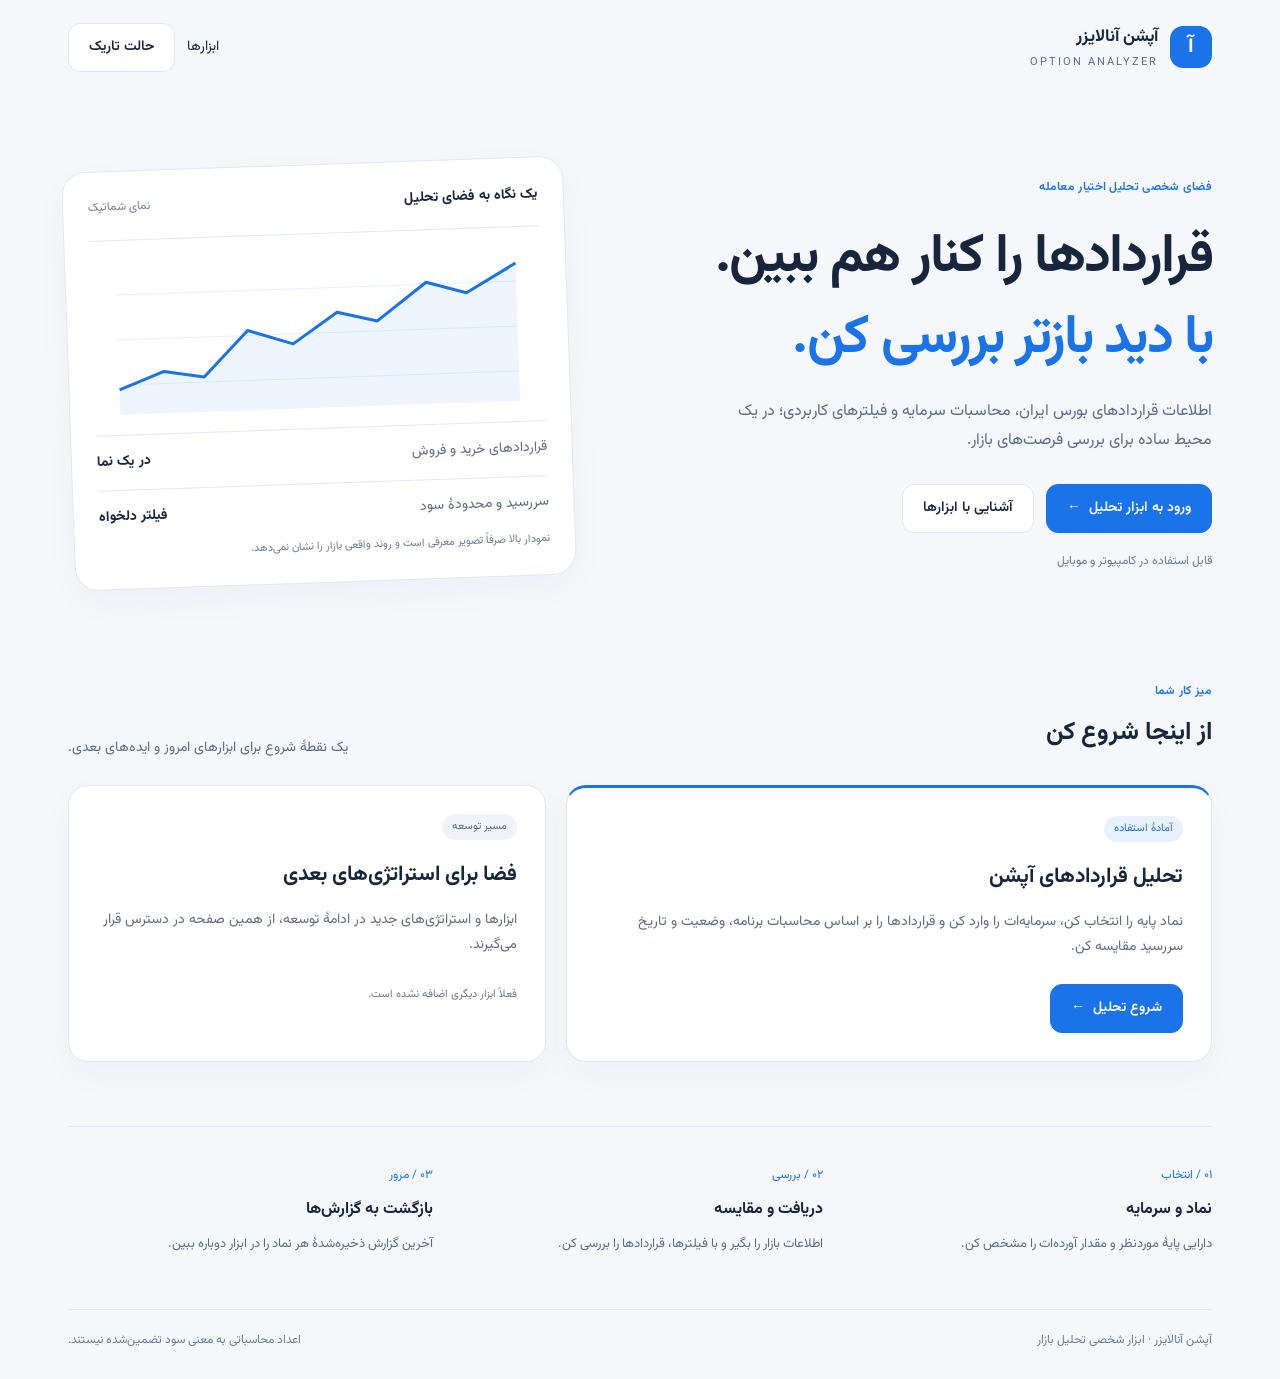
<file: frontend/index.html>
<!DOCTYPE html>
<html lang="fa" dir="rtl">
<head>
<meta charset="UTF-8">
<meta name="viewport" content="width=device-width, initial-scale=1">
<meta name="description" content="ابزار شخصی بررسی و مقایسه قراردادهای اختیار معامله بورس ایران">
<title>خانه | آپشن آنالایزر</title>
<script src="theme.js"></script>
<link rel="preconnect" href="https://fonts.googleapis.com">
<link rel="preconnect" href="https://fonts.gstatic.com" crossorigin>
<link href="https://fonts.googleapis.com/css2?family=Vazirmatn:wght@400;500;600;700&display=swap" rel="stylesheet">
<link rel="stylesheet" href="site.css">
</head>
<body>
<header class="site-nav">
  <a class="site-brand" href="/" aria-label="آپشن آنالایزر، خانه"><span class="logo">آ</span><span>آپشن آنالایزر<small lang="en">OPTION ANALYZER</small></span></a>
  <nav class="nav-actions" aria-label="ناوبری اصلی"><a href="#tools">ابزارها</a><button class="action" type="button" data-theme-toggle>حالت تاریک</button></nav>
</header>
<main class="home">
  <section class="hero">
    <div>
      <span class="eyebrow">فضای شخصی تحلیل اختیار معامله</span>
      <h1>قراردادها را کنار هم ببین.<br><span>با دید بازتر بررسی کن.</span></h1>
      <p>اطلاعات قراردادهای بورس ایران، محاسبات سرمایه و فیلترهای کاربردی؛ در یک محیط ساده برای بررسی فرصت‌های بازار.</p>
      <div class="hero-actions"><a class="action primary" href="analyzer.html">ورود به ابزار تحلیل <span aria-hidden="true">←</span></a><a class="action" href="#tools">آشنایی با ابزارها</a></div>
      <div class="hero-note">قابل استفاده در کامپیوتر و موبایل</div>
    </div>
    <div class="preview" aria-label="نمای شماتیک ابزار؛ بدون نمایش داده واقعی بازار">
      <div class="preview-head"><b>یک نگاه به فضای تحلیل</b><small>نمای شماتیک</small></div>
      <svg class="chart" viewBox="0 0 400 150" fill="none" aria-hidden="true"><path d="M0 30H400M0 75H400M0 120H400" stroke="currentColor" opacity=".1"/><path d="M0 125L45 108L85 115L130 70L175 85L220 55L260 65L310 28L350 40L400 12V150H0Z" fill="currentColor" opacity=".07"/><path d="M0 125L45 108L85 115L130 70L175 85L220 55L260 65L310 28L350 40L400 12" stroke="currentColor" stroke-width="3" stroke-linejoin="round"/></svg>
      <div class="preview-row"><span>قراردادهای خرید و فروش</span><b>در یک نما</b></div>
      <div class="preview-row"><span>سررسید و محدودهٔ سود</span><b>فیلتر دلخواه</b></div>
      <div class="preview-label">نمودار بالا صرفاً تصویر معرفی است و روند واقعی بازار را نشان نمی‌دهد.</div>
    </div>
  </section>
  <section class="tools" id="tools" aria-labelledby="tools-title">
    <div class="section-heading"><div><span class="eyebrow">میز کار شما</span><h2 id="tools-title">از اینجا شروع کن</h2></div><p>یک نقطهٔ شروع برای ابزارهای امروز و ایده‌های بعدی.</p></div>
    <div class="tool-grid">
      <article class="tool-card active"><span class="pill">آمادهٔ استفاده</span><h3>تحلیل قراردادهای آپشن</h3><p>نماد پایه را انتخاب کن، سرمایه‌ات را وارد کن و قراردادها را بر اساس محاسبات برنامه، وضعیت و تاریخ سررسید مقایسه کن.</p><a class="action primary" href="analyzer.html">شروع تحلیل <span aria-hidden="true">←</span></a></article>
      <article class="tool-card"><span class="pill muted">مسیر توسعه</span><h3>فضا برای استراتژی‌های بعدی</h3><p>ابزارها و استراتژی‌های جدید در ادامهٔ توسعه، از همین صفحه در دسترس قرار می‌گیرند.</p><span class="preview-label">فعلاً ابزار دیگری اضافه نشده است.</span></article>
    </div>
  </section>
  <section class="steps" aria-label="مراحل استفاده">
    <div><span class="step-number">۰۱ / انتخاب</span><h3>نماد و سرمایه</h3><p>دارایی پایهٔ موردنظر و مقدار آورده‌ات را مشخص کن.</p></div>
    <div><span class="step-number">۰۲ / بررسی</span><h3>دریافت و مقایسه</h3><p>اطلاعات بازار را بگیر و با فیلترها، قراردادها را بررسی کن.</p></div>
    <div><span class="step-number">۰۳ / مرور</span><h3>بازگشت به گزارش‌ها</h3><p>آخرین گزارش ذخیره‌شدهٔ هر نماد را در ابزار دوباره ببین.</p></div>
  </section>
  <footer class="site-footer"><span>آپشن آنالایزر · ابزار شخصی تحلیل بازار</span><span>اعداد محاسباتی به معنی سود تضمین‌شده نیستند.</span></footer>
</main>
</body>
</html>
</file>
<file: frontend/site.css>
:root {
  color-scheme: light;
  --bg: #f5f7fb; --surface: #fff; --border: #e1e7f0;
  --text: #17263d; --text-muted: #5c6c82; --text-faint: #697b91;
  --accent: #1a73e8; --accent-soft: #eaf1fe;
  --good: #16813d; --good-bg: #e7f6ec; --bad: #c0362c; --bad-bg: #fceceb;
  --neutral-bg: #f0f4f9; --radius: 16px; --shadow: 0 12px 36px #17263d08;
}
:root[data-theme="dark"] {
  color-scheme: dark;
  --bg: #0d1421; --surface: #151f30; --border: #2b394e;
  --text: #e9eff8; --text-muted: #a9b8cd; --text-faint: #94a6bf;
  --accent: #79b1ff; --accent-soft: #203755;
  --good: #72d99a; --good-bg: #173c30; --bad: #ffa49a; --bad-bg: #442b31;
  --neutral-bg: #1c293d; --shadow: 0 12px 36px #0002;
}
* { box-sizing: border-box; }
body { margin: 0; background: var(--bg); color: var(--text); font: 14px/1.8 'Vazirmatn', Tahoma, sans-serif; }
a { color: inherit; text-decoration: none; }
button, .action { font: inherit; cursor: pointer; }
:focus-visible { outline: 3px solid var(--accent); outline-offset: 4px; }
.site-nav { max-width: 1200px; margin: auto; padding: 22px 28px; display: flex; align-items: center; justify-content: space-between; gap: 18px; }
.site-brand { display: flex; align-items: center; gap: 12px; font-size: 17px; font-weight: 700; }
.site-brand small { display: block; font-size: 11px; color: var(--text-muted); font-weight: 400; letter-spacing: 2px; }
.logo { display: grid; place-items: center; width: 42px; height: 42px; background: #1a73e8; color: white; border-radius: 13px; font-size: 22px; }
.nav-actions, .hero-actions { display: flex; align-items: center; gap: 12px; flex-wrap: wrap; }
.action { display: inline-flex; align-items: center; justify-content: center; gap: 8px; padding: 11px 20px; border: 1px solid var(--border); border-radius: 12px; background: var(--surface); color: var(--text); font-weight: 600; }
.action:hover { border-color: var(--accent); }
.action.primary, .btn-primary { background: #1a73e8; color: #fff; border-color: #1a73e8; }
.action.primary:hover { background: #1765cc; }
.home { max-width: 1200px; margin: auto; padding: 0 28px; }
.hero { display: grid; grid-template-columns: 1.15fr 1fr; gap: 64px; align-items: center; padding: 70px 0 76px; }
.eyebrow { display: inline-flex; color: var(--accent); font-weight: 600; font-size: 12px; letter-spacing: .3px; }
.hero h1 { font-size: clamp(32px, 4.4vw, 54px); line-height: 1.5; letter-spacing: -1.7px; margin: 18px 0; }
.hero h1 span { color: var(--accent); }
.hero p { color: var(--text-muted); font-size: 16px; max-width: 490px; margin: 0 0 28px; }
.hero-note { margin-top: 18px; color: var(--text-faint); font-size: 12px; }
.preview { background: var(--surface); border: 1px solid var(--border); border-radius: 24px; padding: 25px; box-shadow: var(--shadow); transform: rotate(-2deg); }
.preview-head { display: flex; justify-content: space-between; padding-bottom: 18px; border-bottom: 1px solid var(--border); }
.preview-head small { color: var(--text-faint); }
.chart { height: 150px; width: 100%; margin: 24px 0 10px; color: var(--accent); }
.preview-row { display: flex; align-items: center; justify-content: space-between; border-top: 1px solid var(--border); padding: 14px 0; color: var(--text-muted); }
.preview-row b { color: var(--text); }
.preview-label { color: var(--text-faint); font-size: 11px; }
.section-heading { display: flex; align-items: end; justify-content: space-between; gap: 20px; margin-bottom: 24px; }
.section-heading h2 { font-size: 25px; margin: 6px 0; }
.section-heading p { color: var(--text-muted); margin: 0; }
.tools { padding: 20px 0 64px; scroll-margin-top: 24px; }
.tool-grid { display: grid; grid-template-columns: 1.35fr 1fr; gap: 20px; }
.tool-card { border: 1px solid var(--border); border-radius: 20px; background: var(--surface); padding: 28px; box-shadow: var(--shadow); }
.tool-card h3 { font-size: 21px; margin: 16px 0 10px; }
.tool-card p { color: var(--text-muted); margin-bottom: 24px; }
.tool-card.active { border-top: 3px solid #1a73e8; }
.pill { display: inline-block; padding: 3px 10px; border-radius: 30px; font-size: 11px; background: var(--accent-soft); color: var(--accent); }
.pill.muted { color: var(--text-muted); background: var(--neutral-bg); }
.steps { display: grid; grid-template-columns: repeat(3, 1fr); gap: 24px; border-top: 1px solid var(--border); padding: 36px 0 52px; }
.step-number { color: var(--accent); font-size: 12px; }
.steps h3 { margin: 8px 0; font-size: 16px; }
.steps p { color: var(--text-muted); margin: 0; font-size: 13px; }
.site-footer { border-top: 1px solid var(--border); padding: 20px 0 28px; color: var(--text-faint); display: flex; justify-content: space-between; gap: 12px; font-size: 12px; }
.workspace-nav { display: flex; justify-content: space-between; align-items: center; padding: 12px 24px; background: var(--surface); border-bottom: 1px solid var(--border); gap: 12px; }
.workspace-nav .action { padding: 6px 12px; font-size: 12px; }
.app { min-height: calc(100vh - 65px); }
.card, .stat-card { box-shadow: var(--shadow); }
tbody td { border-bottom-color: var(--border); }
.tab-close:focus-visible { opacity: 1; }
@media (max-width: 820px) {
  .site-nav { padding: 18px; } .site-brand { font-size: 14px; }
  .site-nav .nav-actions > a { display: none; }
  .home { padding: 0 20px; }
  .hero { grid-template-columns: 1fr; padding: 34px 0 46px; gap: 32px; }
  .hero h1 { letter-spacing: -.7px; }
  .preview { transform: none; padding: 20px; }
  .tool-grid, .steps { grid-template-columns: 1fr; }
  .section-heading, .site-footer { align-items: start; flex-direction: column; }
  .workspace-nav { padding: 10px 14px; }
  .tab-close { opacity: .7; }
}
</file>
